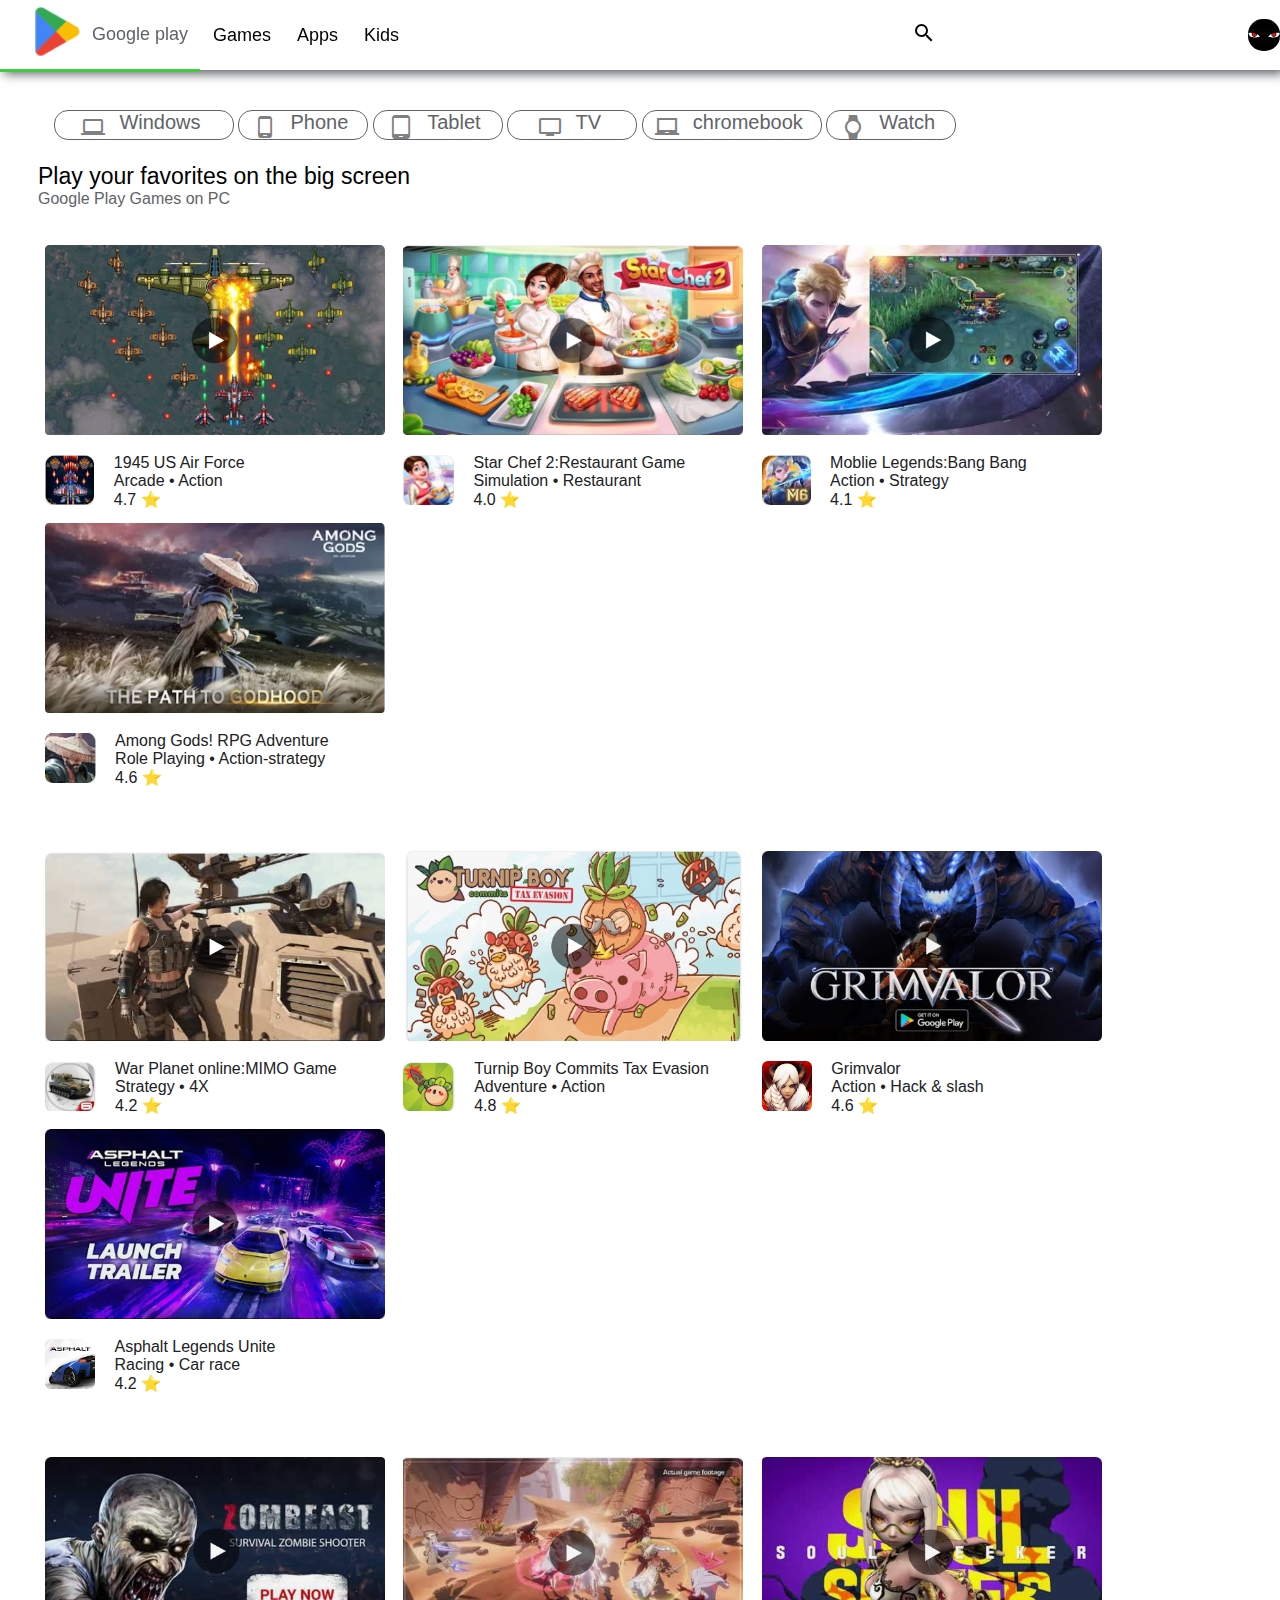
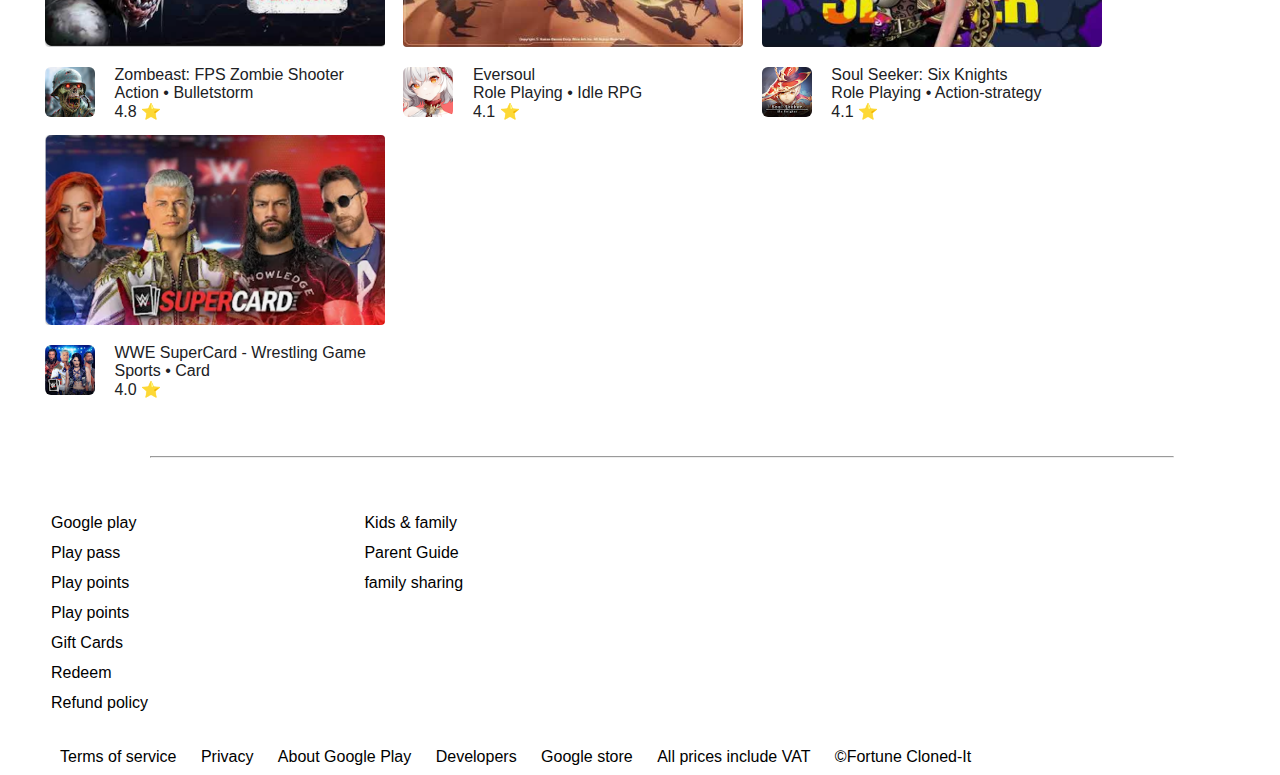
<file: index.html>
<!DOCTYPE html>
<html lang="en">
<head>
    <meta charset="UTF-8">
    <meta name="viewport" content="width=device-width, initial-scale=1.0">
    <title>Play store</title>
    <link rel="shortcut icon" href="/playlogo.png" type="image/x-icon">
    <link rel="stylesheet" href="play-css/style.css">
    <link rel="stylesheet" href="https://fonts.googleapis.com/icon?family=Material+Icons">
    <!-- <link rel="stylesheet" href="http://cdnjs.cloudflare.com/ajax/libs/font-awesome/4.4.0/css/font-awesome.min.css"> -->
    
</head>
<body>
    <!-- Navigation-Bar -->


<nav class="navbar">
    <div class="navdiv">
     <a class="apps3" href="#">  <div class="logo-box" ><abbr title="Google Play store"><img class="logo" src="playlogo.png" alt="Play store"></abbr><span class="google">Google play</span></div></a> 
       <ul>
        <li><a href="index.html">Games</a></li>
       </ul>
       <ul>
        <li><a href="Apps.html">Apps</a></li>
       </ul>
       <ul>
        <li><a href="Kids.html">Kids</a></li>
       </ul>
    <div class="navfont">
       <abbr class="navfont2" title="Search"> <span class="material-icons">search</span></abbr>
          <abbr class="navfont2" title="Help">   <span class="material-icons">question_mark</span></abbr>
        <img  class="profile"  src="profile.jpg" alt="user's profile">
      </div>
    </div>
</nav>
<!-- Main-body-Page -->

<div class="icons">
    <div class="icon-box">
      <button class="iconbox1"> <i class="material-icons">computer</i><span class="center">Windows</span></button>
      <button class="iconbox"> <i class="material-icons">phone_android</i><span class="center">Phone</span></button>
      <button class="iconbox"> <i class="material-icons">tablet_android</i><span class="center">Tablet</span></button>
      <button class="iconbox"> <i class="material-icons">tv</i><span class="center">TV</span></button>
      <button class="iconbox1"> <i class="material-icons">laptop_chromebook</i><span class="center">chromebook</span></button>
      <button class="iconbox"> <i class="material-icons">watch</i><span class="center">Watch</span></button>
    </div>
</div>


<section class="container">
    <header class="hello">
        <span class="header1">Play your favorites on the big screen</span>
        <span class="header">Google Play Games on PC</span>
    </header>
   <div class="gamebox">
    <div class="game"><img class="game-img" src="air1.png" alt="Air-stike">
    <div class="pi2"><img  class="picture2" src="air2.png" alt="">
    <div class="tittle"><span class="tittle-name">1945 US Air Force</span>
        <span class="tittle-name">Arcade • Action</span>
        <span class="tittle-name">4.7 ⭐</span>
    </div>
</div>
    </div>
  
    <div class="game"><img class="game-img" src="food1.png" alt="Food-Game">
        <div class="pi2"><img  class="picture2" src="food2.png" alt="">
            <div class="tittle"><span class="tittle-name">Star Chef 2:Restaurant Game</span>
                <span class="tittle-name">Simulation • Restaurant</span>
                <span class="tittle-name">4.0 ⭐</span>
            </div>
        </div>
    </div>

    <div class="game"><img class="game-img" src="battle.png" alt="Battle-Game">
        <div class="pi2"><img  class="picture2" src="battle2.png" alt="">
            <div class="tittle"><span class="tittle-name">Moblie Legends:Bang Bang</span>
                <span class="tittle-name">Action • Strategy</span>
                <span class="tittle-name">4.1 ⭐</span>
            </div>
        </div>
    </div>

    <div class="game"><img class="game-img" src="sword1.png" alt="Ninja">
        <div class="pi2"><img  class="picture2" src="sword2.png" alt="">
            <div class="tittle"><span class="tittle-name">Among Gods! RPG Adventure</span>
            <span class="tittle-name">Role Playing • Action-strategy</span>
            <span class="tittle-name">4.6 ⭐</span>
            </div>
        </div>
    </div>
   </div>
</section>



<section class="container2">
   
   <div class="gamebox">
    <div class="game"><img class="game-img" src="gun.png" alt="Gun-Game">
    <div class="pi2"><img  class="picture2" src="gun2.png" alt="">
    <div class="tittle"><span class="tittle-name">War Planet online:MIMO Game</span>
        <span class="tittle-name">Strategy • 4X</span>
        <span class="tittle-name">4.2 ⭐</span>
    </div>
</div>
    </div>
  
    <div class="game"><img class="game-img" src="pig1.png" alt="Pig-Game">
        <div class="pi2"><img  class="picture2" src="pig2.png" alt="">
            <div class="tittle"><span class="tittle-name">Turnip Boy Commits Tax Evasion</span>
                <span class="tittle-name">Adventure • Action</span>
                <span class="tittle-name">4.8 ⭐</span>
            </div>
        </div>
    </div>

    <div class="game"><img class="game-img" src="grav1.png" alt="Battle">
        <div class="pi2"><img  class="picture2" src="grav.webp" alt="">
            <div class="tittle"><span class="tittle-name">Grimvalor</span>
                <span class="tittle-name">Action • Hack & slash</span>
                <span class="tittle-name">4.6 ⭐</span>
            </div>
        </div>
    </div>

    <div class="game"><img class="game-img" src="race1.png" alt="Car Race">
        <div class="pi2"><img  class="picture2" src="race.webp" alt="">
            <div class="tittle"><span class="tittle-name">Asphalt Legends Unite</span>
            <span class="tittle-name">Racing • Car race</span>
            <span class="tittle-name">4.2 ⭐</span>
            </div>
        </div>
    </div>
   </div>
</section>


<section class="container2">
   
   <div class="gamebox">
    <div class="game"><img class="game-img" src="zom1.png" alt="Gun-Game">
    <div class="pi2"><img  class="picture2" src="zombie.webp" alt="">
    <div class="tittle"><span class="tittle-name"> Zombeast: FPS Zombie Shooter</span>
        <span class="tittle-name"> Action •  Bulletstorm</span>
        <span class="tittle-name">4.8 ⭐</span>
    </div>
</div>
    </div>
  
    <div class="game"><img class="game-img" src="ever1.png" alt="Battle">
        <div class="pi2"><img  class="picture2" src="ever.webp" alt="">
            <div class="tittle"><span class="tittle-name">Eversoul</span>
                <span class="tittle-name"> Role Playing • Idle RPG</span>
                <span class="tittle-name">4.1 ⭐</span>
            </div>
        </div>
    </div>

    <div class="game"><img class="game-img" src="soul1.png" alt="Battle">
        <div class="pi2"><img  class="picture2" src="soul.webp" alt="">
            <div class="tittle"><span class="tittle-name">Soul Seeker: Six Knights</span>
                <span class="tittle-name">Role Playing • Action-strategy</span>
                <span class="tittle-name">4.1 ⭐ </span>
            </div>
        </div>
    </div>

    <div class="game"><img class="game-img" src="ww1.png" alt="WWE">
        <div class="pi2"><img  class="picture2" src="ww2.webp" alt="">
            <div class="tittle"><span class="tittle-name">WWE SuperCard - Wrestling Game</span>
            <span class="tittle-name">Sports • Card</span>
            <span class="tittle-name">4.0 ⭐</span>
            </div>
        </div>
    </div>
   </div>
</section>
<hr>

<!-- Footer -->

<footer>
    <div class="footer-box">
        <div class="foot1">
            <p class="span-foot">Google play</p>
            <p class="span-foot">Play pass</p>
            <p class="span-foot">Play points</p>
            <p class="span-foot">Play points</p>
            <p class="span-foot">Gift Cards</p>
            <p class="span-foot">Redeem</p>
            <p class="span-foot">Refund policy</p>
        </div>

        <div class="foot2">
            <p class="span-foot1">Kids & family</p>
            <p class="span-foot1">Parent Guide</p>
            <p class="span-foot1">family sharing</p>
        </div>
    </div>
    <div class="footer-end">
        <span class="span-call">Terms of service</span>
       <span class="span-call">Privacy</span>
        <span class="span-call">About Google Play</span>
        <span class="span-call">Developers</span>
        <span class="span-call">Google store</span>
        <span class="span-call">All prices include VAT</span>
       
        <span class="span-call"> ©Fortune Cloned-It</span>
    </div>
</footer>
</body>
</html>
</file>
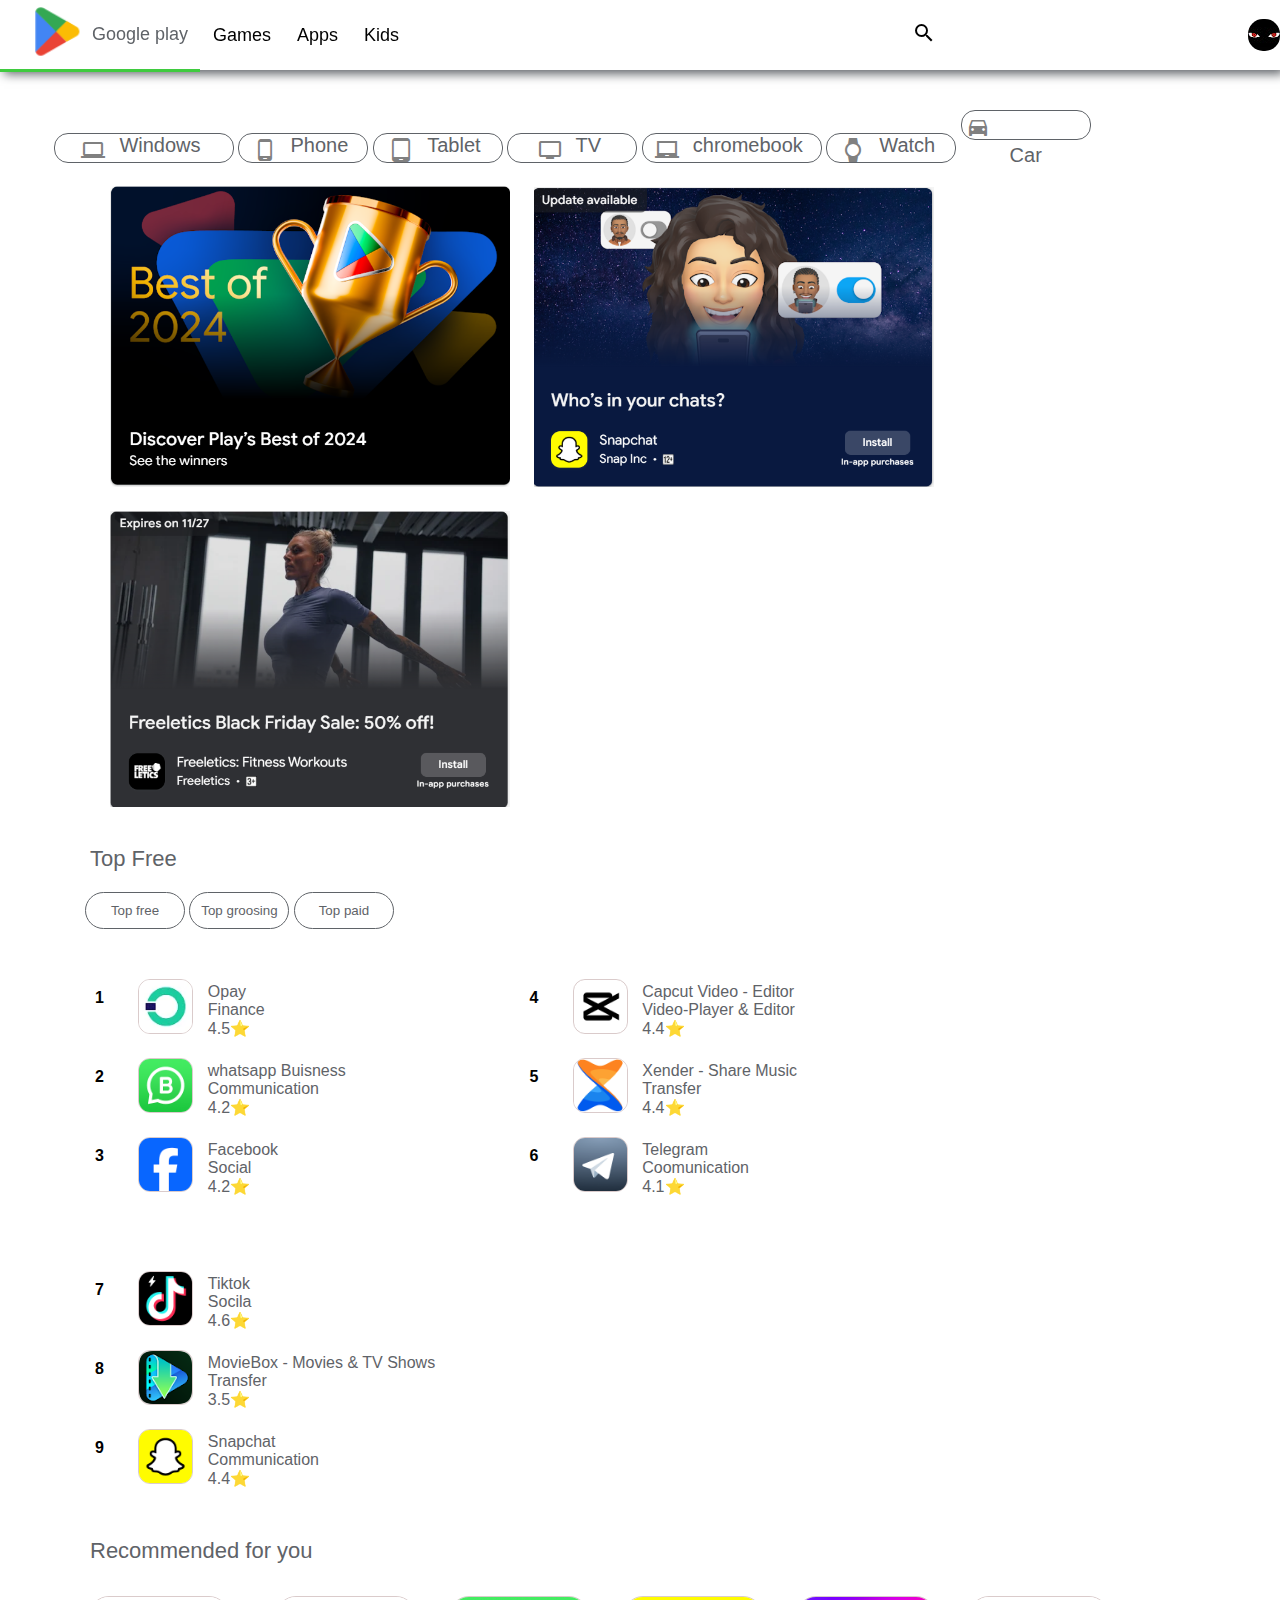
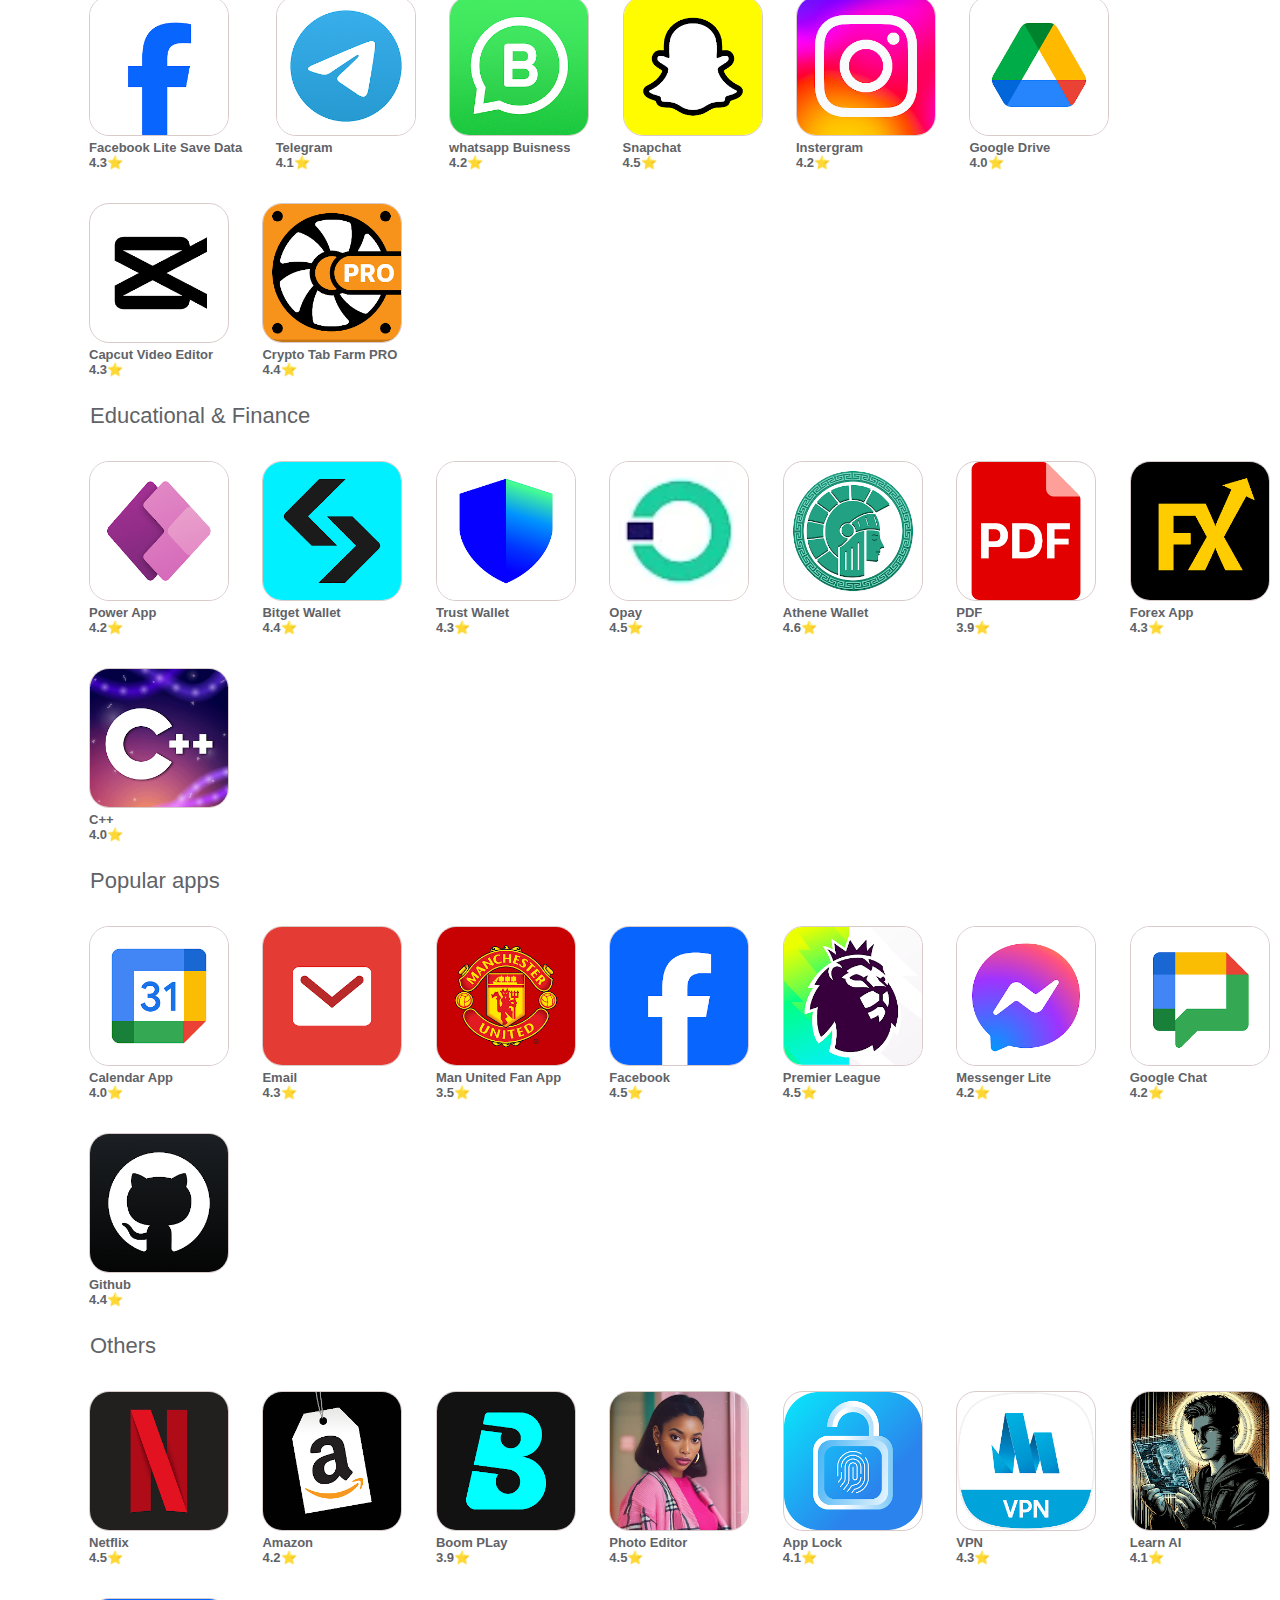
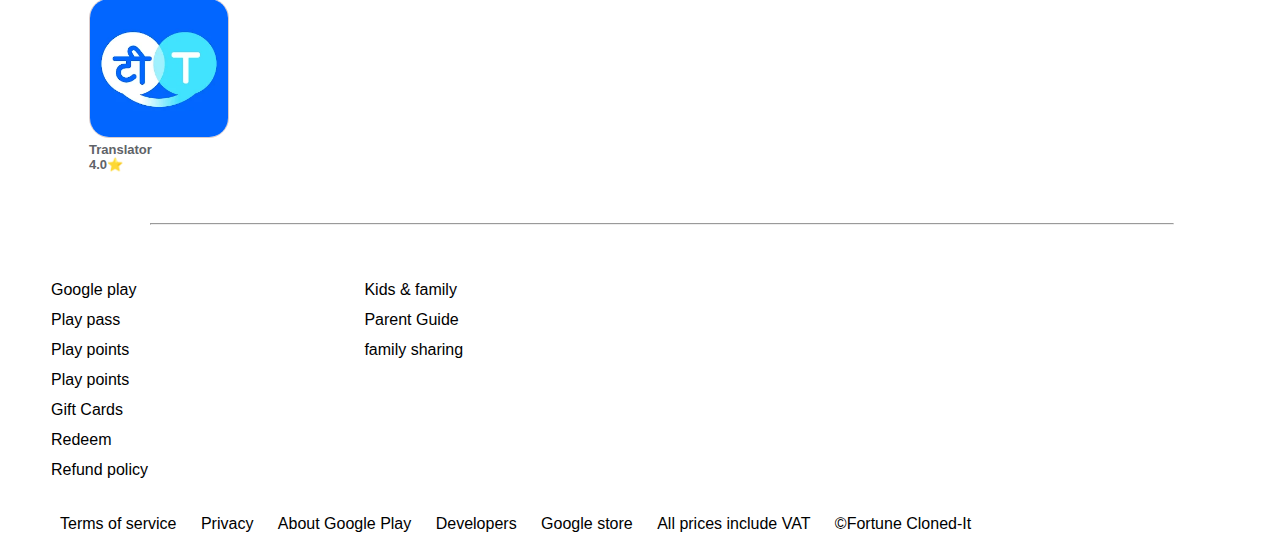
<file: Apps.html>
<!DOCTYPE html>
<html lang="en">
<head>
    <meta charset="UTF-8">
    <meta name="viewport" content="width=device-width, initial-scale=1.0">
    <title>Play store</title>
    <link rel="shortcut icon" href="/playlogo.png" type="image/x-icon">
    <link rel="stylesheet" href="play-css/style.css">
    <link rel="stylesheet" href="https://fonts.googleapis.com/icon?family=Material+Icons">
    <!-- <link rel="stylesheet" href="http://cdnjs.cloudflare.com/ajax/libs/font-awesome/4.4.0/css/font-awesome.min.css"> -->
    
</head>
<body>
    <!-- Navigation-Bar -->


<nav class="navbar">
    <div class="navdiv">
     <a class="apps3" href="#">  <div class="logo-box" ><abbr title="Google Play store"><img class="logo" src="playlogo.png" alt="Play store"></abbr><span class="google">Google play</span></div></a> 
       <ul>
        <li><a href="index.html">Games</a></li>
       </ul>
       <ul>
        <li><a href="Apps.html">Apps</a></li>
       </ul>
       <ul>
        <li><a href="Kids.html">Kids</a></li>
       </ul>
    <div class="navfont">
       <abbr class="navfont2" title="Search"> <span class="material-icons">search</span></abbr>
          <abbr class="navfont2" title="Help">   <span class="material-icons">question_mark</span></abbr>
        <img  class="profile"  src="profile.jpg" alt="user's profile">
      </div>
    </div>
</nav>
<!-- Main-body-Page -->

<div class="icons">
    <div class="icon-box">
      <button class="iconbox1"> <i class="material-icons">computer</i><span class="center">Windows</span></button>
      <button class="iconbox"> <i class="material-icons">phone_android</i><span class="center">Phone</span></button>
      <button class="iconbox"> <i class="material-icons">tablet_android</i><span class="center">Tablet</span></button>
      <button class="iconbox"> <i class="material-icons">tv</i><span class="center">TV</span></button>
      <button class="iconbox1"> <i class="material-icons">laptop_chromebook</i><span class="center">chromebook</span></button>
      <button class="iconbox"> <i class="material-icons">watch</i><span class="center">Watch</span></button>
      <button class="iconbox"> <i class="material-icons">directions_car_filled</i><span class="center">Car</span></button>
    </div>
</div>

<div class="SlideInLeft">
<div class="cards-container">
    <div class="cardbox">
        <img src="top1.png" alt="">
    </div>
    <div class="cardbox">
        <img src="top2.png" alt="">
    </div>
    <div class="cardbox">
        <img src="top3.png" alt="">
    </div>
</div>
</div>

<div class="newdiv">
<div class="top-chart">
    <header class="sidetop">Top Free</header>
     <div class="btndiv">
        <button class="btn">Top free</button>
        <button class="btn">Top groosing</button>
        <button class="btn">Top paid</button>
     </div>
</div>

<div class="appline">
    <div class="appblock">
        <div class="holder">
      <div class="h4div"><h4>1</h4></div>
        <img class="side" src="opay.webp" alt="">
       <div class="appwordbox">
        <span class="appword">Opay</span>
        <span class="appword">Finance</span>
        <span class="appword">4.5⭐</span>
       </div>
    </div>
    </div>

    <div class="appblock">
      <div class="holder">
        <div class="h4div"><h4>2</h4></div>
        <img class="side" src="whatsapp.webp" alt="">
       <div class="appwordbox">
        <span class="appword">whatsapp Buisness</span>
        <span class="appword">Communication</span>
        <span class="appword">4.2⭐</span>
       </div>
      </div>
    </div>

    <div class="appblock">
        <div class="holder">
      <div class="h4div"><h4>3</h4></div>
        <img class="side" src="facebook.webp" alt="">
       <div class="appwordbox">
        <span class="appword">Facebook</span>
        <span class="appword">Social</span>
        <span class="appword">4.2⭐</span>
       </div>
        </div>
    </div>
</div>



<div class="appline">
    <div class="appblock">
     <div class="holder">
        <div class="h4div"><h4>4</h4></div>
        <img class="side" src="capcut.webp" alt="">
       <div class="appwordbox">
        <span class="appword">Capcut Video - Editor</span>
        <span class="appword">Video-Player & Editor</span>
        <span class="appword">4.4⭐</span>
     </div>
       </div>
    </div>

    <div class="appblock">
        <div class="holder">
      <div class="h4div"><h4>5</h4></div>
        <img class="side" src="xender.webp" alt="">
       <div class="appwordbox">
        <span class="appword">Xender - Share Music</span>
        <span class="appword">Transfer</span>
        <span class="appword">4.4⭐</span>
       </div>
        </div>
    </div>

    <div class="appblock">
        <div class="holder">
      <div class="h4div"><h4>6</h4></div>
        <img class="side" src="teleX.webp" alt="">
       <div class="appwordbox">
        <span class="appword">Telegram</span>
        <span class="appword">Coomunication</span>
        <span class="appword">4.1⭐</span>
       </div>
        </div>
    </div>
</div>


<div class="appline">
    <div class="appblock">
     <div class="holder">
        <div class="h4div"><h4>7</h4></div>
        <img class="side" src="tiktok.webp" alt="">
       <div class="appwordbox">
        <span class="appword">Tiktok</span>
        <span class="appword">Socila</span>
        <span class="appword">4.6⭐</span>
     </div>
       </div>
    </div>

    <div class="appblock">
        <div class="holder">
      <div class="h4div"><h4>8</h4></div>
        <img class="side" src="movie.webp" alt="">
       <div class="appwordbox">
        <span class="appword">MovieBox - Movies & TV Shows</span>
        <span class="appword">Transfer</span>
        <span class="appword">3.5⭐</span>
       </div>
        </div>
    </div>

    <div class="appblock">
        <div class="holder">
      <div class="h4div"><h4>9</h4></div>
        <img class="side" src="snap.webp" alt="">
       <div class="appwordbox">
        <span class="appword">Snapchat</span>
        <span class="appword">Communication</span>
        <span class="appword">4.4⭐</span>
       </div>
        </div>
    </div>
</div>


<header class="sidetop">Recommended for you</header>

<div class="app-horizon">
    <div class="appcard">
        <img src="lite.webp" alt="facebook-lite" class="appcardimg">
        <div class="appspanbox">
            <span class="appspan">Facebook Lite Save Data</span>
            <span class="appspan"></span>
            <span class="appspan">4.3⭐</span>
        </div>
    </div>

    <div class="appcard">
        <img src="telegram.webp" alt="telegram" class="appcardimg">
        <div class="appspanbox">
            <span class="appspan">Telegram</span>
            <span class="appspan"></span>
            <span class="appspan">4.1⭐</span>
        </div>
    </div>

    <div class="appcard">
        <img src="whatsapp.webp" alt="whatsapp" class="appcardimg">
        <div class="appspanbox">
            <span class="appspan">whatsapp Buisness</span>
            <span class="appspan"></span>
            <span class="appspan">4.2⭐</span>
        </div>
    </div>

    <div class="appcard">
        <img src="snap.webp" alt="Snapchat" class="appcardimg">
        <div class="appspanbox">
            <span class="appspan">Snapchat</span>
            <span class="appspan"></span>
            <span class="appspan">4.5⭐</span>
        </div>
    </div>

    <div class="appcard">
        <img src="inster.webp" alt="instergram" class="appcardimg">
        <div class="appspanbox">
            <span class="appspan">Instergram</span>
            <span class="appspan"></span>
            <span class="appspan">4.2⭐</span>
        </div>
    </div>

    <div class="appcard">
        <img src="drive.webp" alt="drive" class="appcardimg">
        <div class="appspanbox">
            <span class="appspan">Google Drive</span>
            <span class="appspan"></span>
            <span class="appspan">4.0⭐</span>
        </div>
    </div>

    <div class="appcard">
        <img src="capcut.webp" alt="capcut" class="appcardimg">
        <div class="appspanbox">
            <span class="appspan">Capcut Video Editor</span>
            <span class="appspan"></span>
            <span class="appspan">4.3⭐</span>
        </div>
    </div>

    <div class="appcard">
        <img src="crypto.webp" alt="crypto" class="appcardimg">
        <div class="appspanbox">
            <span class="appspan">Crypto Tab Farm PRO</span>
            <span class="appspan"></span>
            <span class="appspan">4.4⭐</span>
        </div>
    </div>
</div>


<header class="sidetop">Educational & Finance</header>

<div class="app-horizon">
    <div class="appcard">
        <img src="powerapp.webp" alt="powerapp" class="appcardimg">
        <div class="appspanbox">
            <span class="appspan">Power App</span>
            <span class="appspan"></span>
            <span class="appspan">4.2⭐</span>
        </div>
    </div>

    <div class="appcard">
        <img src="bitget.webp" alt="telegram" class="appcardimg">
        <div class="appspanbox">
            <span class="appspan">Bitget Wallet</span>
            <span class="appspan"></span>
            <span class="appspan">4.4⭐</span>
        </div>
    </div>

    <div class="appcard">
        <img src="trust.webp" alt="trustwallet" class="appcardimg">
        <div class="appspanbox">
            <span class="appspan">Trust Wallet</span>
            <span class="appspan"></span>
            <span class="appspan">4.3⭐</span>
        </div>
    </div>

    <div class="appcard">
        <img src="opay.webp" alt="opay" class="appcardimg">
        <div class="appspanbox">
            <span class="appspan">Opay</span>
            <span class="appspan"></span>
            <span class="appspan">4.5⭐</span>
        </div>
    </div>

    <div class="appcard">
        <img src="ATHENE.webp" alt="athene" class="appcardimg">
        <div class="appspanbox">
            <span class="appspan">Athene Wallet</span>
            <span class="appspan"></span>
            <span class="appspan">4.6⭐</span>
        </div>
    </div>

    <div class="appcard">
        <img src="PDF.webp" alt="pdf" class="appcardimg">
        <div class="appspanbox">
            <span class="appspan">PDF</span>
            <span class="appspan"></span>
            <span class="appspan">3.9⭐</span>
        </div>
    </div>

    <div class="appcard">
        <img src="forex.webp" alt="capcut" class="appcardimg">
        <div class="appspanbox">
            <span class="appspan">Forex App</span>
            <span class="appspan"></span>
            <span class="appspan">4.3⭐</span>
        </div>
    </div>

    <div class="appcard">
        <img src="c++.webp" alt="c++" class="appcardimg">
        <div class="appspanbox">
            <span class="appspan">C++</span>
            <span class="appspan"></span>
            <span class="appspan">4.0⭐</span>
        </div>
    </div>
</div>

<header class="sidetop">Popular apps</header>

<div class="app-horizon">
    <div class="appcard">
        <img src="calendar.webp" alt="calendar" class="appcardimg">
        <div class="appspanbox">
            <span class="appspan">Calendar App</span>
            <span class="appspan"></span>
            <span class="appspan">4.0⭐</span>
        </div>
    </div>

    <div class="appcard">
        <img src="email.webp" alt="email" class="appcardimg">
        <div class="appspanbox">
            <span class="appspan">Email</span>
            <span class="appspan"></span>
            <span class="appspan">4.3⭐</span>
        </div>
    </div>

    <div class="appcard">
        <img src="man-utd.webp" alt="man-utd" class="appcardimg">
        <div class="appspanbox">
            <span class="appspan">Man United Fan App</span>
            <span class="appspan"></span>
            <span class="appspan">3.5⭐</span>
        </div>
    </div>

    <div class="appcard">
        <img src="facebook.webp" alt="opay" class="appcardimg">
        <div class="appspanbox">
            <span class="appspan">Facebook</span>
            <span class="appspan"></span>
            <span class="appspan">4.5⭐</span>
        </div>
    </div>

    <div class="appcard">
        <img src="premier.webp" alt="premier" class="appcardimg">
        <div class="appspanbox">
            <span class="appspan">Premier League </span>
            <span class="appspan"></span>
            <span class="appspan">4.5⭐</span>
        </div>
    </div>

    <div class="appcard">
        <img src="messenger.webp" alt="messenger" class="appcardimg">
        <div class="appspanbox">
            <span class="appspan">Messenger Lite</span>
            <span class="appspan"></span>
            <span class="appspan">4.2⭐</span>
        </div>
    </div>

    <div class="appcard">
        <img src="google.webp" alt="google" class="appcardimg">
        <div class="appspanbox">
            <span class="appspan">Google Chat</span>
            <span class="appspan"></span>
            <span class="appspan">4.2⭐</span>
        </div>
    </div>

    <div class="appcard">
        <img src="github.webp" alt="github" class="appcardimg">
        <div class="appspanbox">
            <span class="appspan">Github</span>
            <span class="appspan"></span>
            <span class="appspan">4.4⭐</span>
        </div>
    </div>
</div>




<header class="sidetop">Others</header>

<div class="app-horizon">
    <div class="appcard">
        <img src="netflix.webp" alt="netflix" class="appcardimg">
        <div class="appspanbox">
            <span class="appspan">Netflix</span>
            <span class="appspan"></span>
            <span class="appspan">4.5⭐</span>
        </div>
    </div>

    <div class="appcard">
        <img src="amazon.webp" alt="amazon" class="appcardimg">
        <div class="appspanbox">
            <span class="appspan">Amazon</span>
            <span class="appspan"></span>
            <span class="appspan">4.2⭐</span>
        </div>
    </div>

    <div class="appcard">
        <img src="boom.webp" alt="boom" class="appcardimg">
        <div class="appspanbox">
            <span class="appspan">Boom PLay</span>
            <span class="appspan"></span>
            <span class="appspan">3.9⭐</span>
        </div>
    </div>

    <div class="appcard">
        <img src="photo.webp" alt="photo" class="appcardimg">
        <div class="appspanbox">
            <span class="appspan">Photo Editor</span>
            <span class="appspan"></span>
            <span class="appspan">4.5⭐</span>
        </div>
    </div>

    <div class="appcard">
        <img src="applock.webp" alt="applock" class="appcardimg">
        <div class="appspanbox">
            <span class="appspan">App Lock </span>
            <span class="appspan"></span>
            <span class="appspan">4.1⭐</span>
        </div>
    </div>

    <div class="appcard">
        <img src="VPN.webp" alt="VPN" class="appcardimg">
        <div class="appspanbox">
            <span class="appspan">VPN</span>
            <span class="appspan"></span>
            <span class="appspan">4.3⭐</span>
        </div>
    </div>

    <div class="appcard">
        <img src="learn.webp" alt="learn" class="appcardimg">
        <div class="appspanbox">
            <span class="appspan"> Learn AI</span>
            <span class="appspan"></span>
            <span class="appspan">4.1⭐</span>
        </div>
    </div>

    <div class="appcard">
        <img src="translator.webp" alt="translator" class="appcardimg">
        <div class="appspanbox">
            <span class="appspan">Translator</span>
            <span class="appspan"></span>
            <span class="appspan">4.0⭐</span>
        </div>
    </div>
</div>
</div>
<hr>

<!-- Footer -->

<footer>
    <div class="footer-box">
        <div class="foot1">
            <p class="span-foot">Google play</p>
            <p class="span-foot">Play pass</p>
            <p class="span-foot">Play points</p>
            <p class="span-foot">Play points</p>
            <p class="span-foot">Gift Cards</p>
            <p class="span-foot">Redeem</p>
            <p class="span-foot">Refund policy</p>
        </div>

        <div class="foot2">
            <p class="span-foot1">Kids & family</p>
            <p class="span-foot1">Parent Guide</p>
            <p class="span-foot1">family sharing</p>
        </div>
    </div>
    <div class="footer-end">
        <span class="span-call">Terms of service</span>
       <span class="span-call">Privacy</span>
        <span class="span-call">About Google Play</span>
        <span class="span-call">Developers</span>
        <span class="span-call">Google store</span>
        <span class="span-call">All prices include VAT</span>
       
        <span class="span-call"> ©Fortune Cloned-It</span>
    </div>
</footer>
</body>
</html>
</file>
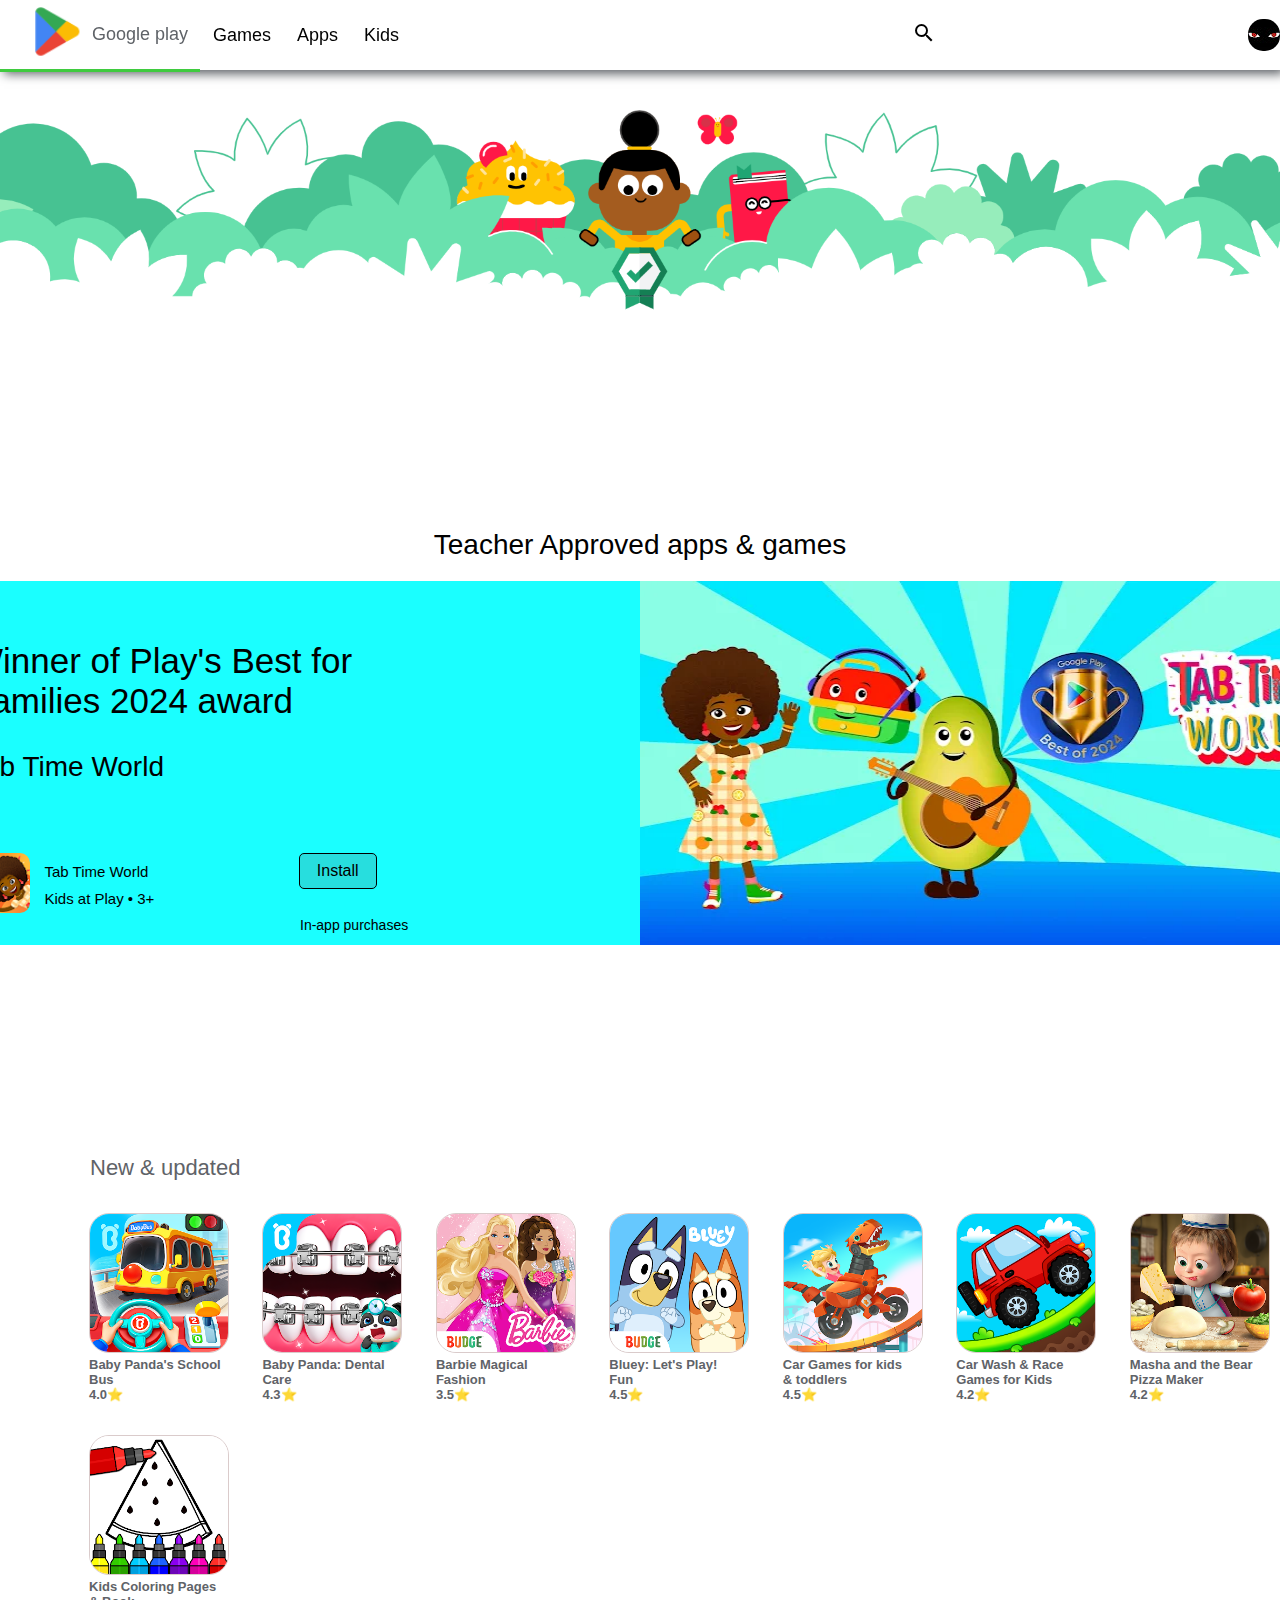
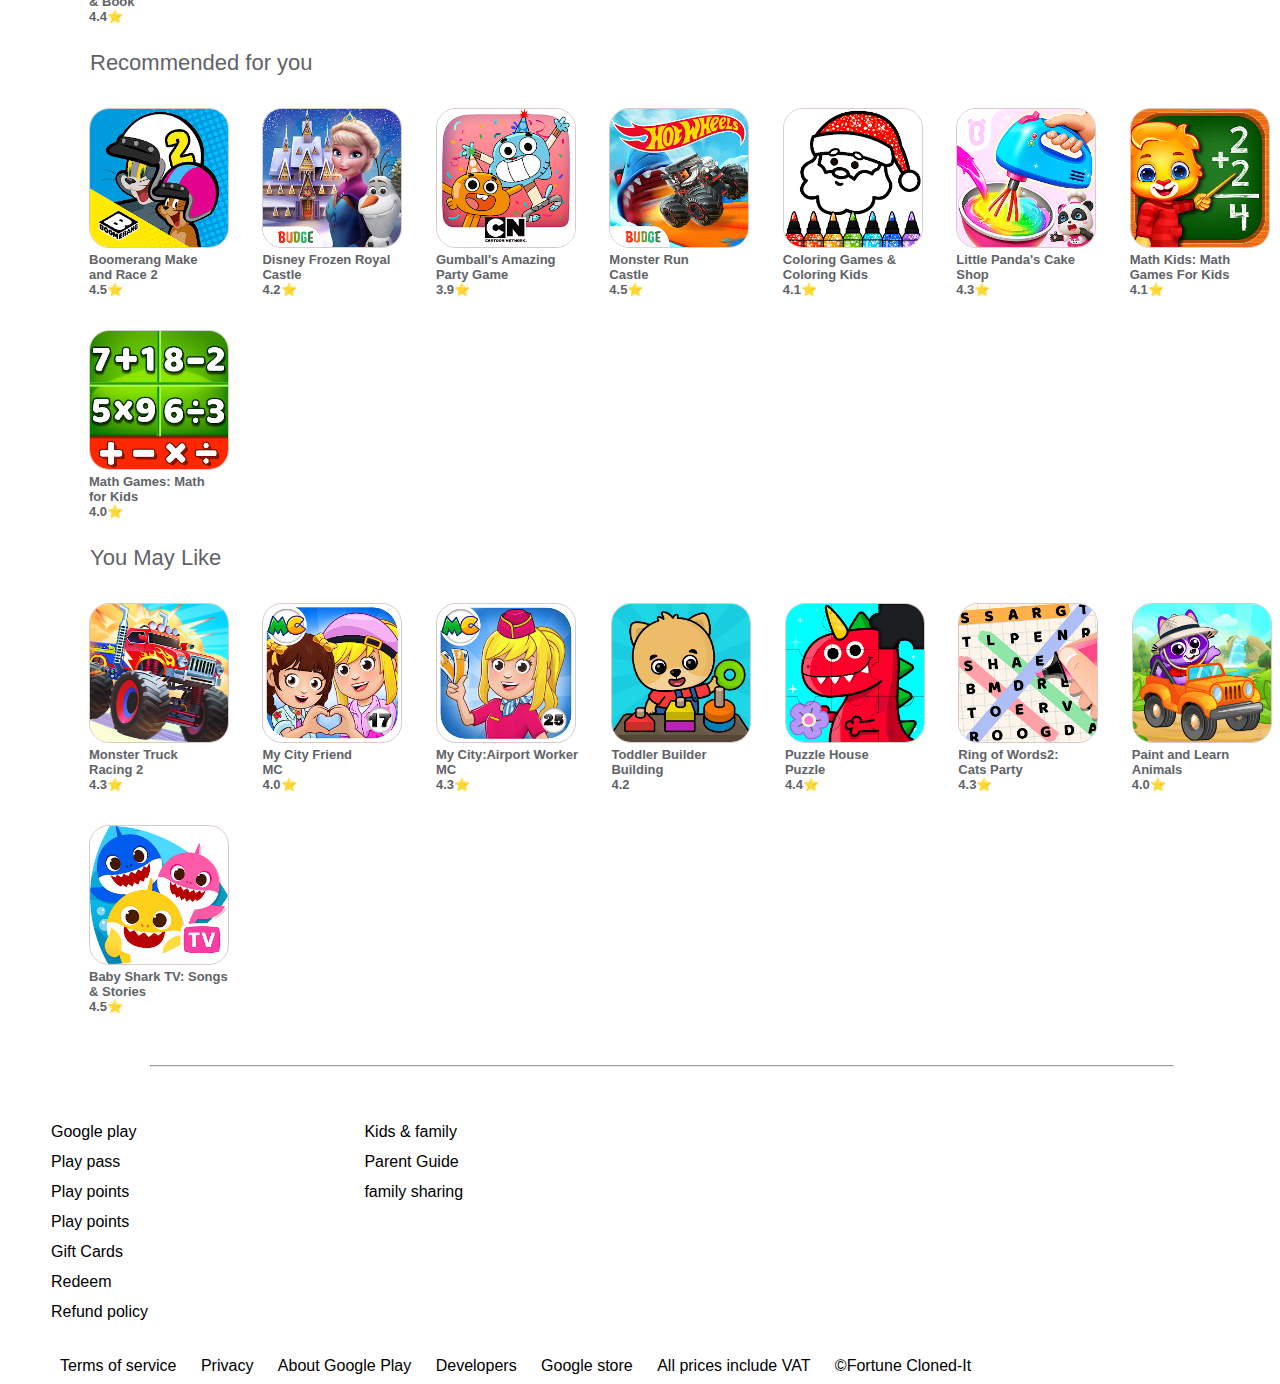
<file: Kids.html>
<!DOCTYPE html>
<html lang="en">
<head>
    <meta charset="UTF-8">
    <meta name="viewport" content="width=device-width, initial-scale=1.0">
    <title>Play store</title>
    <link rel="shortcut icon" href="/playlogo.png" type="image/x-icon">
    <link rel="stylesheet" href="play-css/style.css">
    <link rel="stylesheet" href="https://fonts.googleapis.com/icon?family=Material+Icons">
    <!-- <link rel="stylesheet" href="http://cdnjs.cloudflare.com/ajax/libs/font-awesome/4.4.0/css/font-awesome.min.css"> -->
    
</head>
<body>
    <!-- Navigation-Bar -->


<nav class="navbar">
    <div class="navdiv">
     <a class="apps3" href="#">  <div class="logo-box" ><abbr title="Google Play store"><img class="logo" src="playlogo.png" alt="Play store"></abbr><span class="google">Google play</span></div></a> 
       <ul>
        <li><a href="index.html">Games</a></li>
       </ul>
       <ul>
        <li><a href="Apps.html">Apps</a></li>
       </ul>
       <ul>
        <li><a href="Kids.html">Kids</a></li>
       </ul>
    <div class="navfont">
       <abbr class="navfont2" title="Search"> <span class="material-icons">search</span></abbr>
          <abbr class="navfont2" title="Help">   <span class="material-icons">question_mark</span></abbr>
        <img  class="profile"  src="profile.jpg" alt="user's profile">
      </div>
    </div>
</nav>

<!-- Main-body-Page -->

<div class="long"> <img class="longimg" src="kid-back.png" alt=""></div>
<div class="flexone">
<div class="SlideInLeft">
<header class="place">Teacher Approved apps & games</header>

<div class="hand">
    <div class="hand2">
        <div class="hand3">
            <span class="call">Winner of Play's Best for</span>
            <span class="call1">Families 2024 award</span>
            <span class="xavi">Tab Time World</span>
               <div class="another">
                <div class="hibox"><img class="hipic" src="hi.webp" alt=""></div>
                <div class="hiword">
                    <span class="hispan">Tab Time World</span>
                    <span class="hispan1">Kids at Play • 3+</span>
                </div>
                <div class="install">Install</div>
                <span class="wew">In-app purchases</span>
               </div>   
        </div>
        <div class="hand4"><img class="flexfix" src="flex.webp" alt=""></div>
    </div>
</div>
</div>
</div>

<div class="newdiv">
<header class="sidetop">New & updated</header>

<div class="app-horizon">
    <div class="appcard">
        <img src="baby panda.webp" alt="calendar" class="appcardimg">
        <div class="appspanbox">
            <span class="appspan">Baby Panda's School</span>
            <span class="appspan"> Bus</span>
            <span class="appspan">4.0⭐</span>
        </div>
    </div>

    <div class="appcard">
        <img src="babydentalcare.webp" alt="email" class="appcardimg">
        <div class="appspanbox">
            <span class="appspan"> Baby Panda: Dental </span>
            <span class="appspan">Care</span>
            <span class="appspan">4.3⭐</span>
        </div>
    </div>

    <div class="appcard">
        <img src="barbie.webp" alt="man-utd" class="appcardimg">
        <div class="appspanbox">
            <span class="appspan"> Barbie Magical </span>
            <span class="appspan">Fashion</span>
            <span class="appspan">3.5⭐</span>
        </div>
    </div>

    <div class="appcard">
        <img src="bluey.webp" alt="opay" class="appcardimg">
        <div class="appspanbox">
            <span class="appspan"> Bluey: Let's Play!</span>
            <span class="appspan"> Fun</span>
            <span class="appspan">4.5⭐</span>
        </div>
    </div>

    <div class="appcard">
        <img src="cargames.webp" alt="premier" class="appcardimg">
        <div class="appspanbox">
            <span class="appspan">Car Games for kids</span>
            <span class="appspan"> & toddlers </span>
            <span class="appspan">4.5⭐</span>
        </div>
    </div>

    <div class="appcard">
        <img src="carwash.webp" alt="messenger" class="appcardimg">
        <div class="appspanbox">
            <span class="appspan">Car Wash & Race</span>
            <span class="appspan"> Games for Kids</span>
            <span class="appspan">4.2⭐</span>
        </div>
    </div>

    <div class="appcard">
        <img src="chef.webp" alt="google" class="appcardimg">
        <div class="appspanbox">
            <span class="appspan">Masha and the Bear </span>
            <span class="appspan">Pizza Maker</span>
            <span class="appspan">4.2⭐</span>
        </div>
    </div>

    <div class="appcard">
        <img src="coloring1.webp" alt="github" class="appcardimg">
        <div class="appspanbox">
            <span class="appspan">Kids Coloring Pages</span>
            <span class="appspan"> & Book</span>
            <span class="appspan">4.4⭐</span>
        </div>
    </div>
</div>

<header class="sidetop">Recommended for you</header>

<div class="app-horizon">
    <div class="appcard">
        <img src="tomandjerry.webp" alt="netflix" class="appcardimg">
        <div class="appspanbox">
            <span class="appspan">Boomerang Make</span>
            <span class="appspan">and Race 2</span>
            <span class="appspan">4.5⭐</span>
        </div>
    </div>

    <div class="appcard">
        <img src="disney.webp" alt="amazon" class="appcardimg">
        <div class="appspanbox">
            <span class="appspan">Disney Frozen Royal</span>
            <span class="appspan">Castle</span>
            <span class="appspan">4.2⭐</span>
        </div>
    </div>

    <div class="appcard">
        <img src="gumballs.webp" alt="boom" class="appcardimg">
        <div class="appspanbox">
            <span class="appspan">Gumball's Amazing </span>
            <span class="appspan">Party Game</span>
            <span class="appspan">3.9⭐</span>
        </div>
    </div>

    <div class="appcard">
        <img src="htowheels.webp" alt="photo" class="appcardimg">
        <div class="appspanbox">
            <span class="appspan">Monster  Run</span>
            <span class="appspan">Castle</span>
            <span class="appspan">4.5⭐</span>
        </div>
    </div>

    <div class="appcard">
        <img src="coloring2.webp" alt="applock" class="appcardimg">
        <div class="appspanbox">
            <span class="appspan">Coloring Games &</span>
            <span class="appspan"> Coloring Kids</span>
            <span class="appspan">4.1⭐</span>
        </div>
    </div>

    <div class="appcard">
        <img src="littlepanda.webp" alt="VPN" class="appcardimg">
        <div class="appspanbox">
            <span class="appspan">Little Panda's Cake</span>
            <span class="appspan"> Shop</span>
            <span class="appspan">4.3⭐</span>
        </div>
    </div>

    <div class="appcard">
        <img src="math.webp" alt="learn" class="appcardimg">
        <div class="appspanbox">
            <span class="appspan"> Math Kids: Math </span>
            <span class="appspan">Games For Kids</span>
            <span class="appspan">4.1⭐</span>
        </div>
    </div>

    <div class="appcard">
        <img src="math2.webp" alt="translator" class="appcardimg">
        <div class="appspanbox">
            <span class="appspan">Math Games: Math</span>
            <span class="appspan"> for Kids</span>
            <span class="appspan">4.0⭐</span>
        </div>
    </div>
</div>

<header class="sidetop">You May Like</header>

<div class="app-horizon">
    <div class="appcard">
        <img src="monster.webp" alt="netflix" class="appcardimg">
        <div class="appspanbox">
            <span class="appspan">Monster Truck</span>
            <span class="appspan">Racing 2</span>
            <span class="appspan">4.3⭐</span>
        </div>
    </div>

    <div class="appcard">
        <img src="mycity friend.webp" alt="amazon" class="appcardimg">
        <div class="appspanbox">
            <span class="appspan">My City Friend</span>
            <span class="appspan">MC</span>
            <span class="appspan">4.0⭐</span>
        </div>
    </div>

    <div class="appcard">
        <img src="mycity.webp" alt="boom" class="appcardimg">
        <div class="appspanbox">
            <span class="appspan">My City:Airport Worker </span>
            <span class="appspan">MC</span>
            <span class="appspan">4.3⭐</span>
        </div>
    </div>

    <div class="appcard">
        <img src="toddler.webp" alt="photo" class="appcardimg">
        <div class="appspanbox">
            <span class="appspan">Toddler Builder</span>
            <span class="appspan">Building</span>
            <span class="appspan">4.2</span>
        </div>
    </div>

    <div class="appcard">
        <img src="puzzle.webp" alt="applock" class="appcardimg">
        <div class="appspanbox">
            <span class="appspan">Puzzle House</span>
            <span class="appspan"> Puzzle</span>
            <span class="appspan">4.4⭐</span>
        </div>
    </div>

    <div class="appcard">
        <img src="rings.webp" alt="VPN" class="appcardimg">
        <div class="appspanbox">
            <span class="appspan">Ring of Words2: </span>
            <span class="appspan"> Cats Party</span>
            <span class="appspan">4.3⭐</span>
        </div>
    </div>

    <div class="appcard">
        <img src="paint.webp" alt="learn" class="appcardimg">
        <div class="appspanbox">
            <span class="appspan"> Paint and Learn </span>
            <span class="appspan"> Animals</span>
            <span class="appspan">4.0⭐</span>
        </div>
    </div>

    <div class="appcard">
        <img src="shark.webp" alt="translator" class="appcardimg">
        <div class="appspanbox">
            <span class="appspan">Baby Shark TV: Songs </span>
            <span class="appspan"> & Stories</span>
            <span class="appspan">4.5⭐</span>
        </div>
    </div>
</div>


</div>
<hr>


<!-- Footer -->

<footer>
    <div class="footer-box">
        <div class="foot1">
            <p class="span-foot">Google play</p>
            <p class="span-foot">Play pass</p>
            <p class="span-foot">Play points</p>
            <p class="span-foot">Play points</p>
            <p class="span-foot">Gift Cards</p>
            <p class="span-foot">Redeem</p>
            <p class="span-foot">Refund policy</p>
        </div>

        <div class="foot2">
            <p class="span-foot1">Kids & family</p>
            <p class="span-foot1">Parent Guide</p>
            <p class="span-foot1">family sharing</p>
        </div>
    </div>
    <div class="footer-end">
        <span class="span-call">Terms of service</span>
       <span class="span-call">Privacy</span>
        <span class="span-call">About Google Play</span>
        <span class="span-call">Developers</span>
        <span class="span-call">Google store</span>
        <span class="span-call">All prices include VAT</span>
       
        <span class="span-call"> ©Fortune Cloned-It </span>
    </div>
</footer>
</body>
</html>
</file>
<file: play-css/style.css>
*{
    text-decoration: none;
    margin: 0;
    padding: 0;
    box-sizing: border-box;
    font-family: 'kumbh sans' ,sans-serif;
}
.apps3{
    width: 200px;
    
}
.logo-box {
    display: flex;
    align-items: center;
    justify-content: left;
    /* margin-right: 10px; */
    cursor: pointer;
    justify-content: center;
    width: 300px;
    height: 100%;
    line-height: 70px;

}
.logo{
    display: flex;
    align-items: center;
    justify-content: center;
    height: 100%;
    width: 80px;
    line-height: 70px;
}
.google{
    color:#5f6368;
    font-size: 18px;
    display: flex;
    align-items: center;
    justify-content: center;
}
.navbar{
  
    /* padding-left: 15px;
    padding-right: 15px; */
    height: 70px;
    position: sticky;
    background-color: white;
    top: 0;
    width: 100%;
    z-index: 999;
    justify-content:left;
    align-items: center;
    display: flex;
   box-shadow:#5f6368 4px 4px 10px;
}
.navdiv{
      display: flex;
      align-items: center;
}
li {
    cursor: pointer;
    list-style: none;
    padding: 13px;
   
}
a:active {
    border-bottom: 3px solid rgb(63, 203, 63);
  }
a:hover{
    transition: 1.2s;
  
}

a{  font-size: large;
    color: black;
    text-decoration: none;
    /* width: 100px;
    height: 100%;
    line-height: 70px; */
    display: flex;
    align-items: center;
    justify-content: center;
}
a:hover{
    transition: 1.3s;
    color: black;  
    /* color:  rgb(63, 203, 63); */
    border-bottom: 3px solid rgb(63, 203, 63);
}
.profile{
    cursor: pointer;
    border-radius: 15px;
}
.icon-box{
    margin-top: 20px;
    display: inline-block;
   margin-left: 54px;
}
.iconbox:hover{
    transition: 1.3s;
  background: rgba(95, 99, 104, .3);
}
.iconbox1:hover{
    transition: 1.3s;
  background: rgba(95, 99, 104, .3);
}
.icons{
    margin-top: 20px;
    
}
.iconbox1 i{
    border: none;

}
.iconbox  i{
    border: none;
}
.iconbox1{
    width: 180px;
    font-size:20px;
    background: #fff;
    border: 1px solid;
    border-radius: 14px;
    height: 30px;
    color: #5f6368;
    cursor: pointer;
}
.iconbox {

    font-size:20px;
    background: #fff;
    border: 1px solid;
    border-radius: 14px;
    width: 130px;
    height: 30px;
    color: #5f6368;
    cursor: pointer;
}
.navfont{
    border-collapse: collapse;
    padding: 0px;
     margin-left: 00px; 
    display: flex;
    align-items: center;
    cursor: pointer;
    position: absolute;
    right: 0;
}

i{
    border: 1px solid;
    border-radius: 15px;
    cursor: pointer;
    padding: 4px;
    color: gray;

}
section{
    margin-left: 38px;
    margin-right: 38px;
  
}
.center{
    vertical-align: top;
    padding: 10px;
    
}
.header{
    color: #5f6368;
    margin-bottom: 0px;
    display: block;
}
.hello{
    margin-top: 20px;
}
.header1{
    font-size: 23px;
    display: block;
}
.gamebox{
    margin-top: 30px;
   
}
.game:hover{
    border-radius: 4px;
    transition: 1.2s;
    box-shadow: #5f6368 4px 4px 10px;
}
.game{
    display: inline-block;
    padding: 7px; 
}
.game-img{
    border-radius: 4px;
    cursor: pointer;
    height: 190px;
    width: 340px;
}
.picture2{
    border-radius: 6px;
   height: 50px;
   display: inline-block;
}
.tittle{
    margin-top: 15px;
    display: inline-block;
   
}
.tittle-name{
    color: rgb(32, 33, 36);
    display: block;
    padding-left: 15px;
}
.container2{
    margin-top: 50px;
}
hr{
    width: 80%;
    margin-left: 150px;
    margin-top:50px;
    margin-bottom: 50px;
}
footer{
    margin-left: 20px;
    margin-right:20px ;
}
.span-foot{
    cursor: pointer;
 padding: 6px;
 margin-left: 25px;
}
.foot1{
   display: inline-block;
   vertical-align: top;
}
.span-foot1{
    padding: 6px;
    cursor: pointer;
    
}
.foot2{
    margin-left: 200px;
   display: inline-block;
   vertical-align: top;
}
.footer-box{
    margin-bottom: 30px;
}
.footer-end{
margin-left: 30px;

}
.span-call{
    cursor: pointer;
    padding: 10px;
}
.cardbox img{
    width: 400px;
}
.cardbox:hover{
    transition: 1.2s;
    border-radius: 5px;
    cursor: pointer;
    box-shadow: #5f6368 5px 5px 10px;
}
.cardbox{
    align-items: center;
    display: inline-block;
    padding: 10px;
}
.cards-container{
    margin-left: 100px;
    margin-top: 10px;
    display: block;
}
.sidetop{
    margin-top: 25px;
    color: #5f6368;
    margin-left: 30px;
    font-size: 22px;

}
.btndiv{
    margin-top: 20px;
    margin-left: 25px;
}
.btn:hover{
    background: rgba(95, 99, 104,.3);
   
}
.btn{
    cursor: pointer;
    background: #fff;
    border: 1px solid #5f6368;
    color: #5f6368;
    padding: 10px;
    width: 100px;
    border-radius: 50px;
}
.side{
    border: 1px solid rgb(218, 203, 203) ;
    margin-top: 0px;
    border-radius:12px ;
    margin-left: 20px;
    width: 55px;
    display: inline-block;
}
.appblock:hover{
    transition: 1.2s;
    border-radius: 10px;
    box-shadow: #5f6368 5px 5px 10px;
}
.appline{
    width: 430px;
    padding: 15px;
    cursor: pointer;
    margin-top: 25px;
    display: inline-block;
}
.h4div{
    vertical-align: top;
    display: inline-block;
    padding: 10px;
}
.appblock{
    padding: 10px;
}
.appwordbox{
    
    display: inline-block;
}
.appword{
    color: #5f6368;
    display: block;
    margin-left: 10px;
}
.holder{
 
    border-radius: 7px;
}
.apphorizon{
    display: block;
}

.appcard{
    cursor: pointer;
    margin-top: 22px;
    display: inline-block;
}
.appcardimg{
    margin-top: 10px;
    margin-left: 29px;
    width: 140px;
    border-radius: 20px;
    border: 1px solid rgb(218, 203, 203);
}
.appsppanbox{
  
    display: inline-block;
}
.appspan{
    display: block;
    margin-left: 29px;
    font-size: 13px;
    font-weight: bold;
    color: #5f6368;

}
.flexone{
    height:80vh ;
    width: 100%;
    display: flex;
    justify-content: center;
    align-items: center;
}
.longimg{
    margin-top: 28px;
    width: 100%;
}
.long{
   
    background-size: contain;
    height: 340px;
    background-repeat: no-repeat;
}
.place{
  text-align: center;
  font-size: 28px;
  margin-bottom: 20px;
}
.hand{
    display: block;
    margin-bottom: 180px;
}
.hand2{
   width: 160vh;
   display: flex;
   height: 250px;
  
}
.hand3{
    border-bottom-left-radius: 10px;
    border-top-left-radius: 10px;
    width: 60%;
    height: 364px;
    background: #1affff;
}
.flexfix{
    border-bottom-right-radius:10px ;
    border-top-right-radius: 10px;
    width: 100%;
    height: 364px;
}
.hand4{
   
    height: 400px;
    width: 60%;
    background-repeat: no-repeat;
   
}
.call{
    margin-left: 50px;
    padding-top: 60px;
    display: block;
    font-size: 35px;
}
.call1{
    margin-left: 50px;
    display: block;
    font-size: 35px;
}
.xavi{
    display: block;
    margin-left: 50px;
    margin-top: 30px;
    font-size: 28px;
}
.another{
    margin-top: 70px;
}
.hipic{
    width: 60px;
    border-radius: 10px;
    margin-left: 50px;
}
.hibox{
    display: inline-block;
}
.hiword{
    vertical-align: top;
    display: inline-block;
    /* margin-right: 10px; */
   
}
.hispan{
    padding-top: 10px;
    margin-left: 10px;
    font-size: 15px;
    display: block;
}
.hispan1{
    padding-top: 10px;
    margin-left: 10px;
    font-size: 15px;
    display: block;
}
.install{
    margin-left: 140px;
    display: inline-block;
    vertical-align: top;
    background: #27dede;
    border: 1px solid;
    padding-left: 17px;
    padding-right: 17px;
    border-radius: 5px;
    padding-top:8px ;
    padding-bottom: 8px;
}
.install:hover{
    transition: 1.2s;
    background: #389090;
    cursor: pointer;
}
.wew{
    margin-left: 380px;
    display:block;
    font-size: 14px;
}
.newdiv{
    display: block;
   margin-left: 60px;
}


@keyframes SlideInLeft{
    from{
         transform: translateX(-1200px);
    }
    to{
         transform: translateX(0);
    }
 
}


.SlideInLeft{
    animation: SlideInLeft  3s  ease ;
   
   }
</file>
